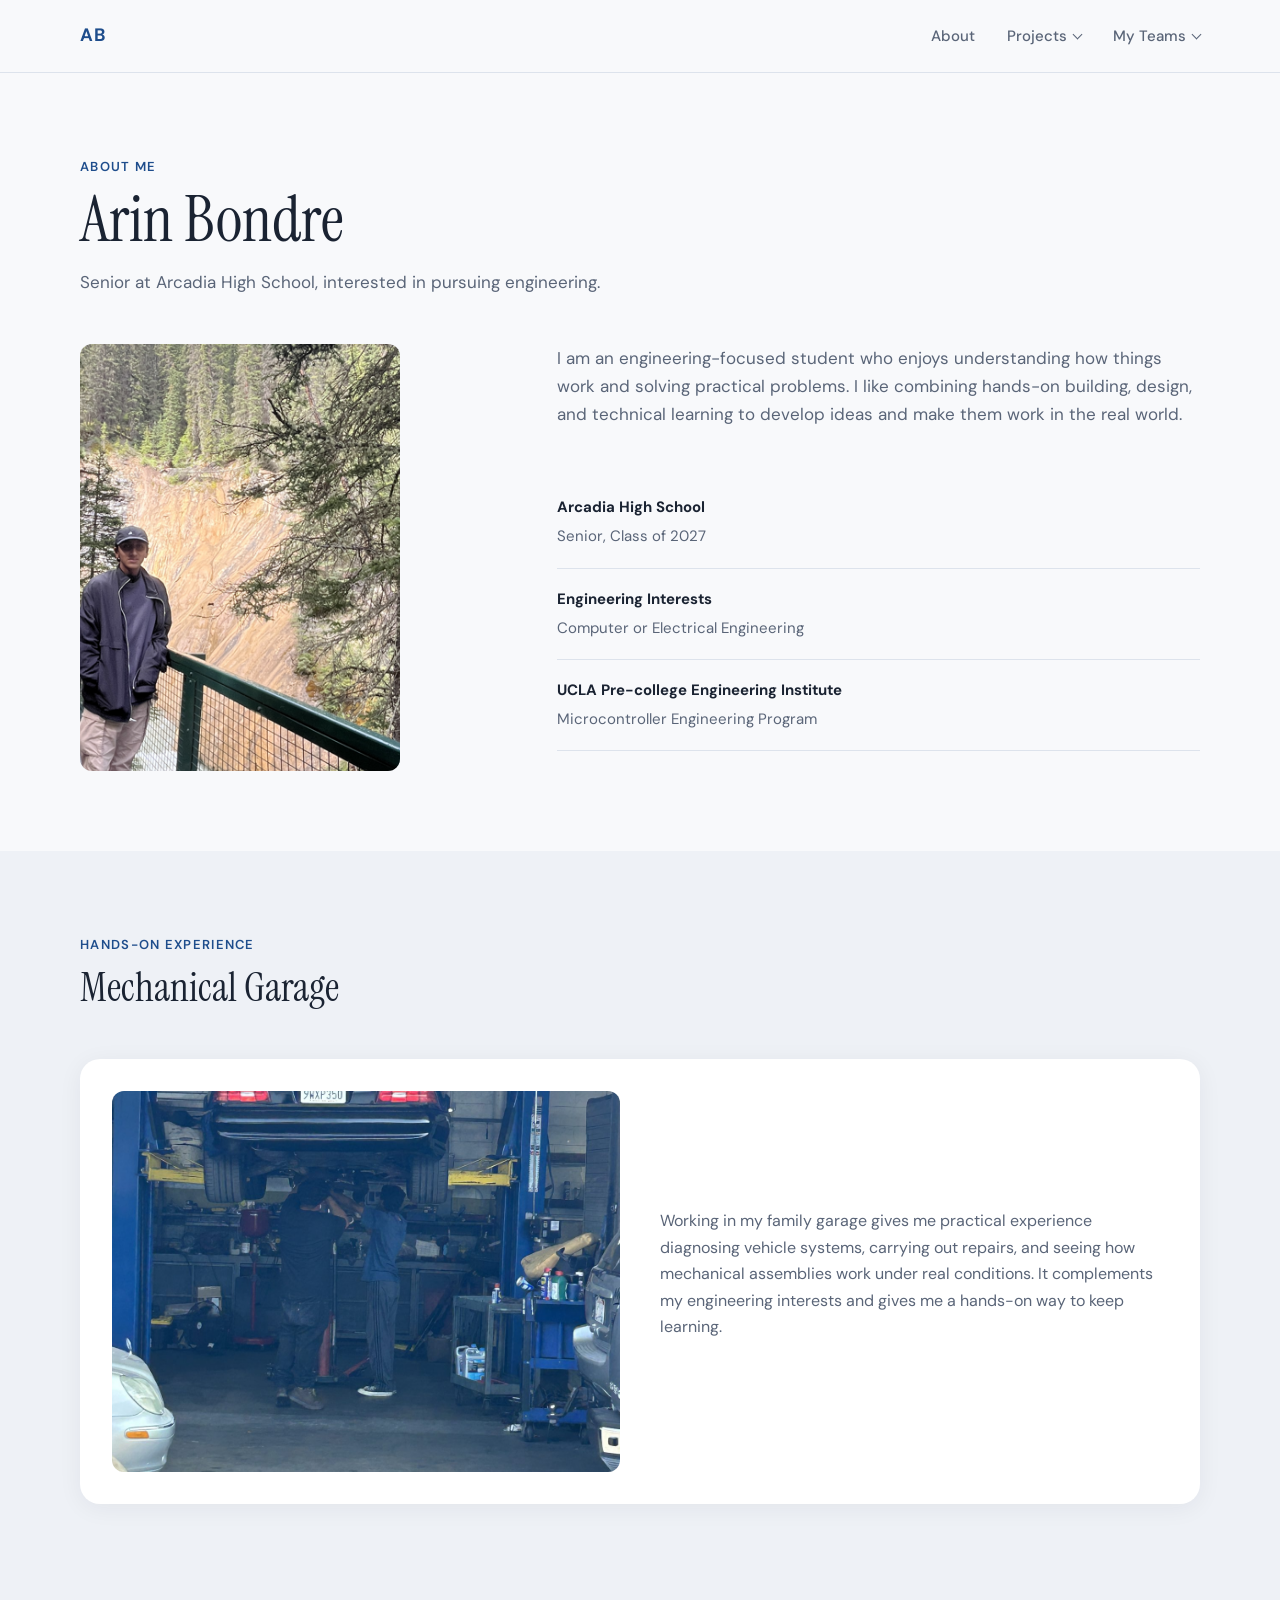
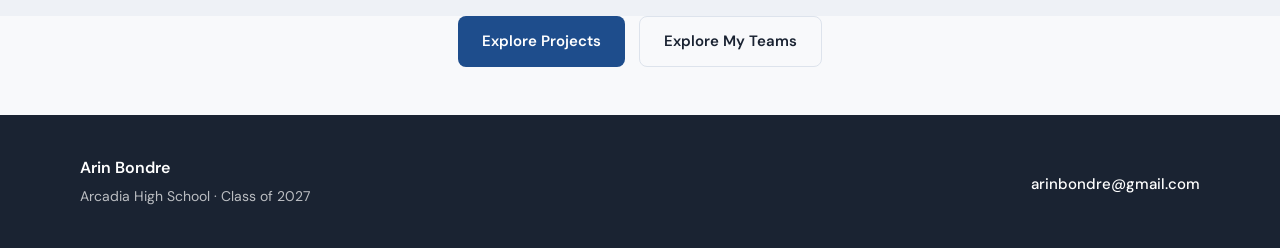
<file: index.html>
<!DOCTYPE html>
<html lang="en">
<head>
  <meta charset="UTF-8">
  <meta name="viewport" content="width=device-width, initial-scale=1.0">
  <meta name="description" content="Arin Bondre — Arcadia High School student interested in mechanical and electrical engineering, FIRST Robotics, tennis, and hands-on garage work.">
  <title>Arin Bondre | Engineering Portfolio</title>
  <link rel="preconnect" href="https://fonts.googleapis.com">
  <link rel="preconnect" href="https://fonts.gstatic.com" crossorigin>
  <link href="https://fonts.googleapis.com/css2?family=DM+Sans:ital,opsz,wght@0,9..40,400;0,9..40,500;0,9..40,600;0,9..40,700;1,9..40,400&family=Instrument+Serif:ital@0;1&display=swap" rel="stylesheet">
  <link rel="stylesheet" href="styles.css">
</head>
<body>
  <header class="site-header">
    <nav class="nav" aria-label="Main navigation">
      <a class="nav-logo" href="index.html#top">AB</a>
      <button class="nav-toggle" aria-label="Open menu" aria-expanded="false">
        <span></span>
        <span></span>
      </button>
      <ul class="nav-links">
        <li><a href="#about">About</a></li>
        <li class="nav-dropdown">
          <button class="nav-projects-toggle" type="button" aria-expanded="false" aria-controls="project-menu">
            Projects
            <span class="nav-chevron" aria-hidden="true"></span>
          </button>
          <ul class="nav-submenu" id="project-menu">
            <li><a href="co2-detector.html">CO₂ Detector</a></li>
            <li><a href="solar-tracker.html">Solar Tracker</a></li>
          </ul>
        </li>
        <li class="nav-dropdown">
          <button class="nav-projects-toggle" type="button" aria-expanded="false" aria-controls="teams-menu">
            My Teams
            <span class="nav-chevron" aria-hidden="true"></span>
          </button>
          <ul class="nav-submenu" id="teams-menu">
            <li><a href="first-robotics.html">FIRST Robotics</a></li>
            <li><a href="tennis.html">Tennis</a></li>
          </ul>
        </li>
      </ul>
    </nav>
  </header>

  <main id="top">
    <section id="about" class="section about">
      <div class="container">
        <div class="section-header">
          <span class="section-label">About Me</span>
          <h1 class="about-title">Arin Bondre</h1>
          <p class="section-desc">
            Senior at Arcadia High School, interested in pursuing
            engineering.
          </p>
        </div>
        <div class="about-grid">
          <figure class="about-portrait">
            <img src="images/Arin.png" alt="Arin Bondre" width="505" height="787">
          </figure>
          <p>
            I am an engineering-focused student who enjoys understanding how things
            work and solving practical problems. I like combining hands-on building,
            design, and technical learning to develop ideas and make them work in
            the real world.
          </p>
          <ul class="about-highlights">
            <li>
              <strong>Arcadia High School</strong>
              <span>Senior, Class of 2027</span>
            </li>
            <li>
              <strong>Engineering Interests</strong>
              <span>Computer or Electrical Engineering</span>
            </li>
            <li>
              <strong>UCLA Pre-college Engineering Institute</strong>
              <span>Microcontroller Engineering Program</span>
            </li>
          </ul>
        </div>
      </div>
    </section>

    <section id="garage" class="section garage-section projects-section--alt">
      <div class="container">
        <div class="section-header">
          <span class="section-label">Hands-On Experience</span>
          <h2>Mechanical Garage</h2>
        </div>

        <article class="project-card garage-card">
          <figure class="project-image">
            <img src="images/mechanical-garage.jpg" alt="Arin Bondre working on a car raised on a lift in an auto repair garage" width="800" height="600">
          </figure>
          <div class="project-body">
            <p>
              Working in my family garage gives me practical experience diagnosing
              vehicle systems, carrying out repairs, and seeing how mechanical
              assemblies work under real conditions. It complements my engineering
              interests and gives me a hands-on way to keep learning.
            </p>
          </div>
        </article>
      </div>
    </section>

    <section class="about-navigation-cta" aria-label="Explore projects and teams">
      <a class="btn btn-primary" href="co2-detector.html">Explore Projects</a>
      <a class="btn btn-ghost" href="first-robotics.html">Explore My Teams</a>
    </section>
 
  </main>

  <footer id="contact" class="site-footer">
    <div class="container footer-inner">
      <div>
        <p class="footer-name">Arin Bondre</p>
        <p class="footer-meta">Arcadia High School · Class of 2027</p>
      </div>
      <div class="footer-contact">
        <p class="footer-note"></p>
        <a class="footer-email" href="mailto:arinbondre@gmail.com">arinbondre@gmail.com</a>
      </div>
    </div>
  </footer>

  <script src="script.js"></script>
</body>
</html>
</file>
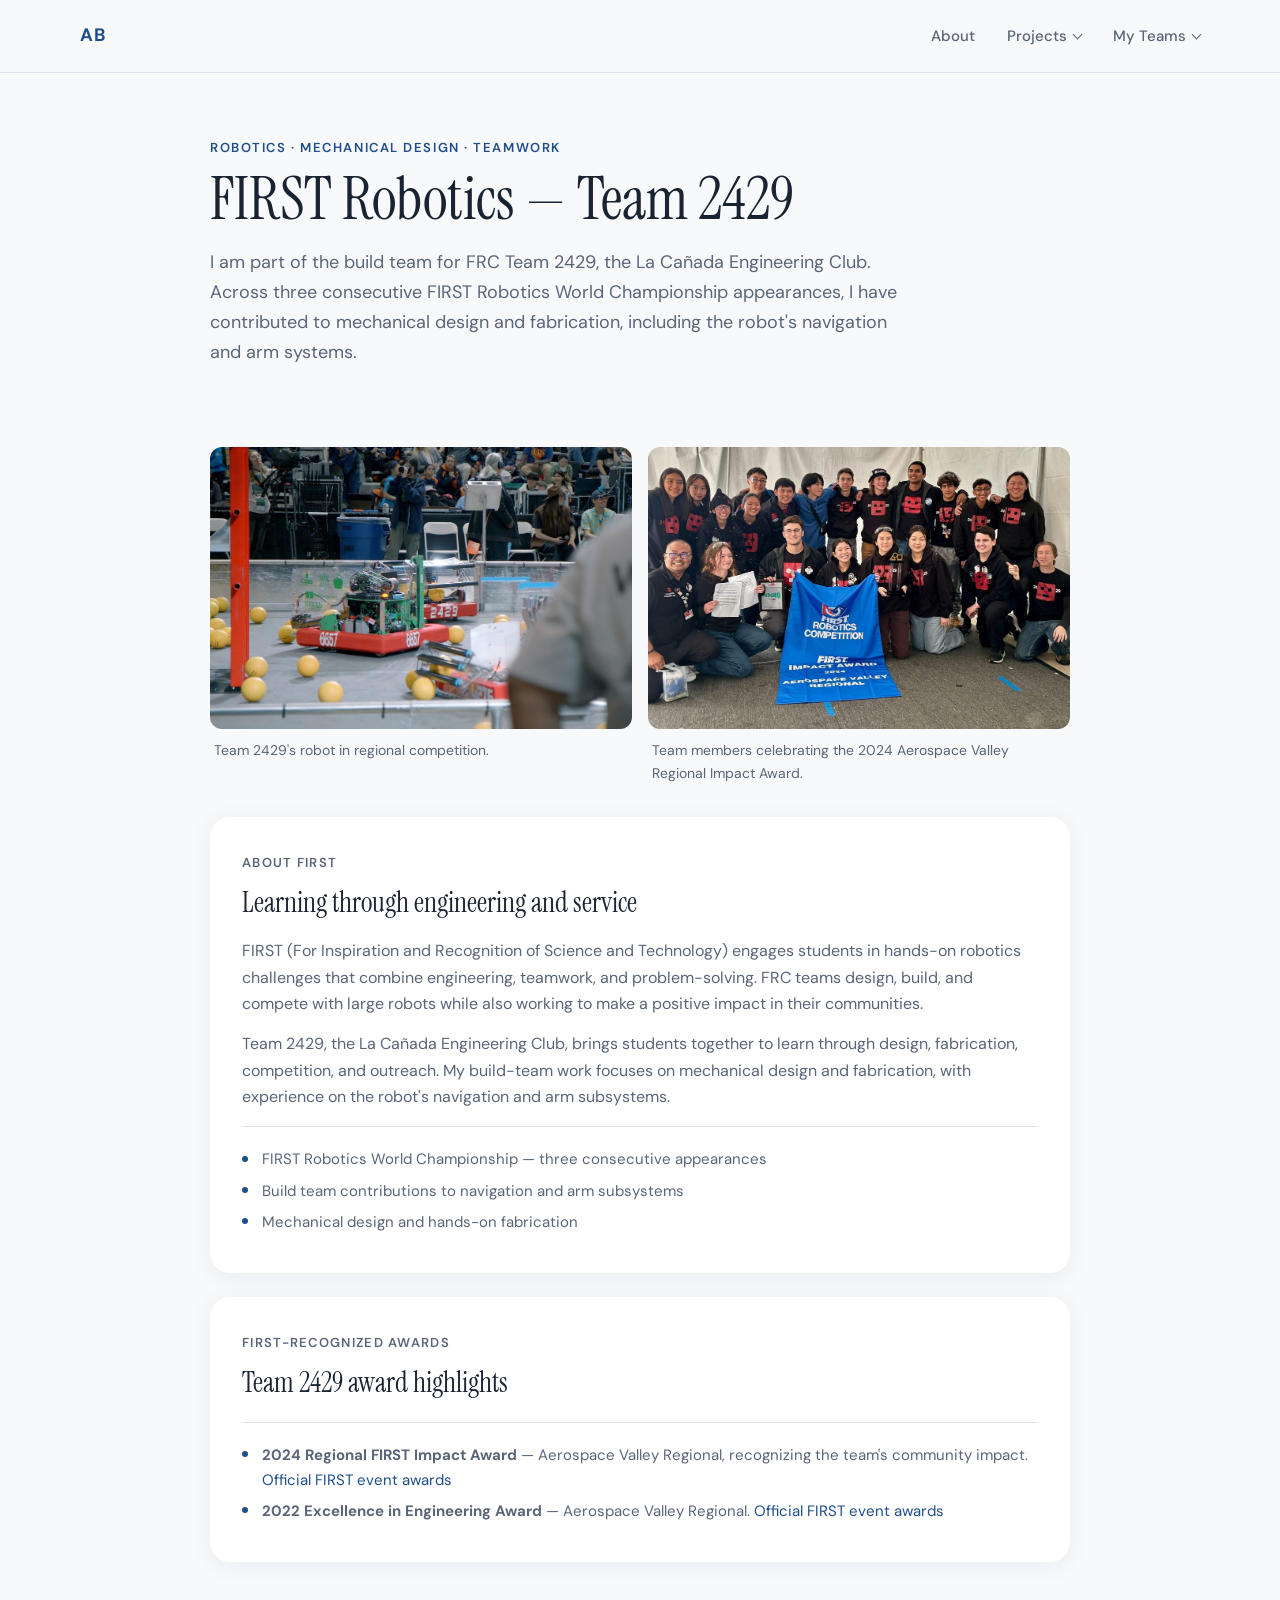
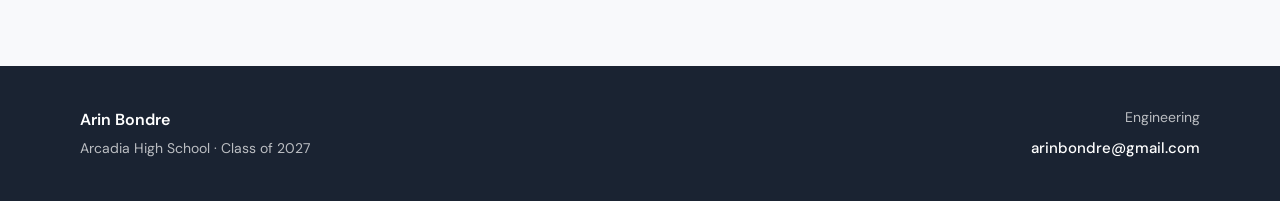
<file: first-robotics.html>
<!DOCTYPE html>
<html lang="en">
<head>
  <meta charset="UTF-8">
  <meta name="viewport" content="width=device-width, initial-scale=1.0">
  <meta name="description" content="Arin Bondre's FIRST Robotics experience with FRC Team 2429, including mechanical design, fabrication, World Championship appearances, and team awards.">
  <title>FIRST Robotics — Team 2429 | Arin Bondre</title>
  <link rel="preconnect" href="https://fonts.googleapis.com">
  <link rel="preconnect" href="https://fonts.gstatic.com" crossorigin>
  <link href="https://fonts.googleapis.com/css2?family=DM+Sans:ital,opsz,wght@0,9..40,400;0,9..40,500;0,9..40,600;0,9..40,700;1,9..40,400&family=Instrument+Serif:ital@0;1&display=swap" rel="stylesheet">
  <link rel="stylesheet" href="styles.css">
</head>
<body>
  <header class="site-header">
    <nav class="nav" aria-label="Main navigation">
      <a class="nav-logo" href="index.html#top">AB</a>
      <button class="nav-toggle" aria-label="Open menu" aria-expanded="false">
        <span></span>
        <span></span>
      </button>
      <ul class="nav-links">
        <li><a href="index.html#about">About</a></li>
        <li class="nav-dropdown">
          <button class="nav-projects-toggle" type="button" aria-expanded="false" aria-controls="project-menu">
            Projects
            <span class="nav-chevron" aria-hidden="true"></span>
          </button>
          <ul class="nav-submenu" id="project-menu">
            <li><a href="co2-detector.html">CO₂ Detector</a></li>
            <li><a href="solar-tracker.html">Solar Tracker</a></li>
          </ul>
        </li>
        <li class="nav-dropdown">
          <button class="nav-projects-toggle" type="button" aria-expanded="false" aria-controls="teams-menu">
            My Teams
            <span class="nav-chevron" aria-hidden="true"></span>
          </button>
          <ul class="nav-submenu" id="teams-menu">
            <li><a href="first-robotics.html" aria-current="page">FIRST Robotics</a></li>
            <li><a href="tennis.html">Tennis</a></li>
          </ul>
        </li>
      </ul>
    </nav>
  </header>

  <main id="top">
    <section class="project-detail-hero team-detail-hero">
      <div class="container">
        <p class="hero-eyebrow">Robotics · Mechanical Design · Teamwork</p>
        <h1>FIRST Robotics — Team 2429</h1>
        <p class="hero-lead">
          I am part of the build team for FRC Team 2429, the La Cañada Engineering
          Club. Across three consecutive FIRST Robotics World Championship
          appearances, I have contributed to mechanical design and fabrication,
          including the robot's navigation and arm systems.
        </p>
      </div>
    </section>

    <section class="section project-detail-content">
      <div class="container">
        <div class="team-page-gallery" aria-label="Team 2429 photographs">
          <figure>
            <img src="images/robotics-competition.jpg" alt="Team 2429 robot competing on the field at a regional championship" width="1200" height="675">
            <figcaption>Team 2429's robot in regional competition.</figcaption>
          </figure>
          <figure>
            <img src="images/robotics-impact-award.jpg" alt="Team 2429 members celebrating the 2024 FIRST Impact Award at the Aerospace Valley Regional" width="1200" height="900">
            <figcaption>Team members celebrating the 2024 Aerospace Valley Regional Impact Award.</figcaption>
          </figure>
        </div>

        <article class="project-detail-panel">
          <p class="section-label">About FIRST</p>
          <h2>Learning through engineering and service</h2>
          <p>
            FIRST (For Inspiration and Recognition of Science and Technology)
            engages students in hands-on robotics challenges that combine
            engineering, teamwork, and problem-solving. FRC teams design, build,
            and compete with large robots while also working to make a positive
            impact in their communities.
          </p>
          <p>
            Team 2429, the La Cañada Engineering Club, brings students together
            to learn through design, fabrication, competition, and outreach. My
            build-team work focuses on mechanical design and fabrication, with
            experience on the robot's navigation and arm subsystems.
          </p>
          <ul class="project-details">
            <li>FIRST Robotics World Championship — three consecutive appearances</li>
            <li>Build team contributions to navigation and arm subsystems</li>
            <li>Mechanical design and hands-on fabrication</li>
          </ul>
        </article>

        <article class="project-detail-panel">
          <p class="section-label">FIRST-recognized awards</p>
          <h2>Team 2429 award highlights</h2>
          <ul class="project-details">
            <li>
              <strong>2024 Regional FIRST Impact Award</strong> — Aerospace Valley
              Regional, recognizing the team's community impact.
              <a href="https://frc-events.firstinspires.org/2024/CAAV/awards" target="_blank" rel="noopener noreferrer">Official FIRST event awards</a>
            </li>
            <li>
              <strong>2022 Excellence in Engineering Award</strong> — Aerospace
              Valley Regional.
              <a href="https://frc-events.firstinspires.org/2022/CAAV/awards" target="_blank" rel="noopener noreferrer">Official FIRST event awards</a>
            </li>
          </ul>
        </article>
      </div>
    </section>
  </main>
 
  <footer id="contact" class="site-footer">
    <div class="container footer-inner">
      <div>
        <p class="footer-name">Arin Bondre</p>
        <p class="footer-meta">Arcadia High School · Class of 2027</p>
      </div>
      <div class="footer-contact">
        <p class="footer-note">Engineering</p>
        <a class="footer-email" href="mailto:arinbondre@gmail.com">arinbondre@gmail.com</a>
      </div>
    </div>
  </footer>

  <script src="script.js"></script>
</body>
</html>
</file>
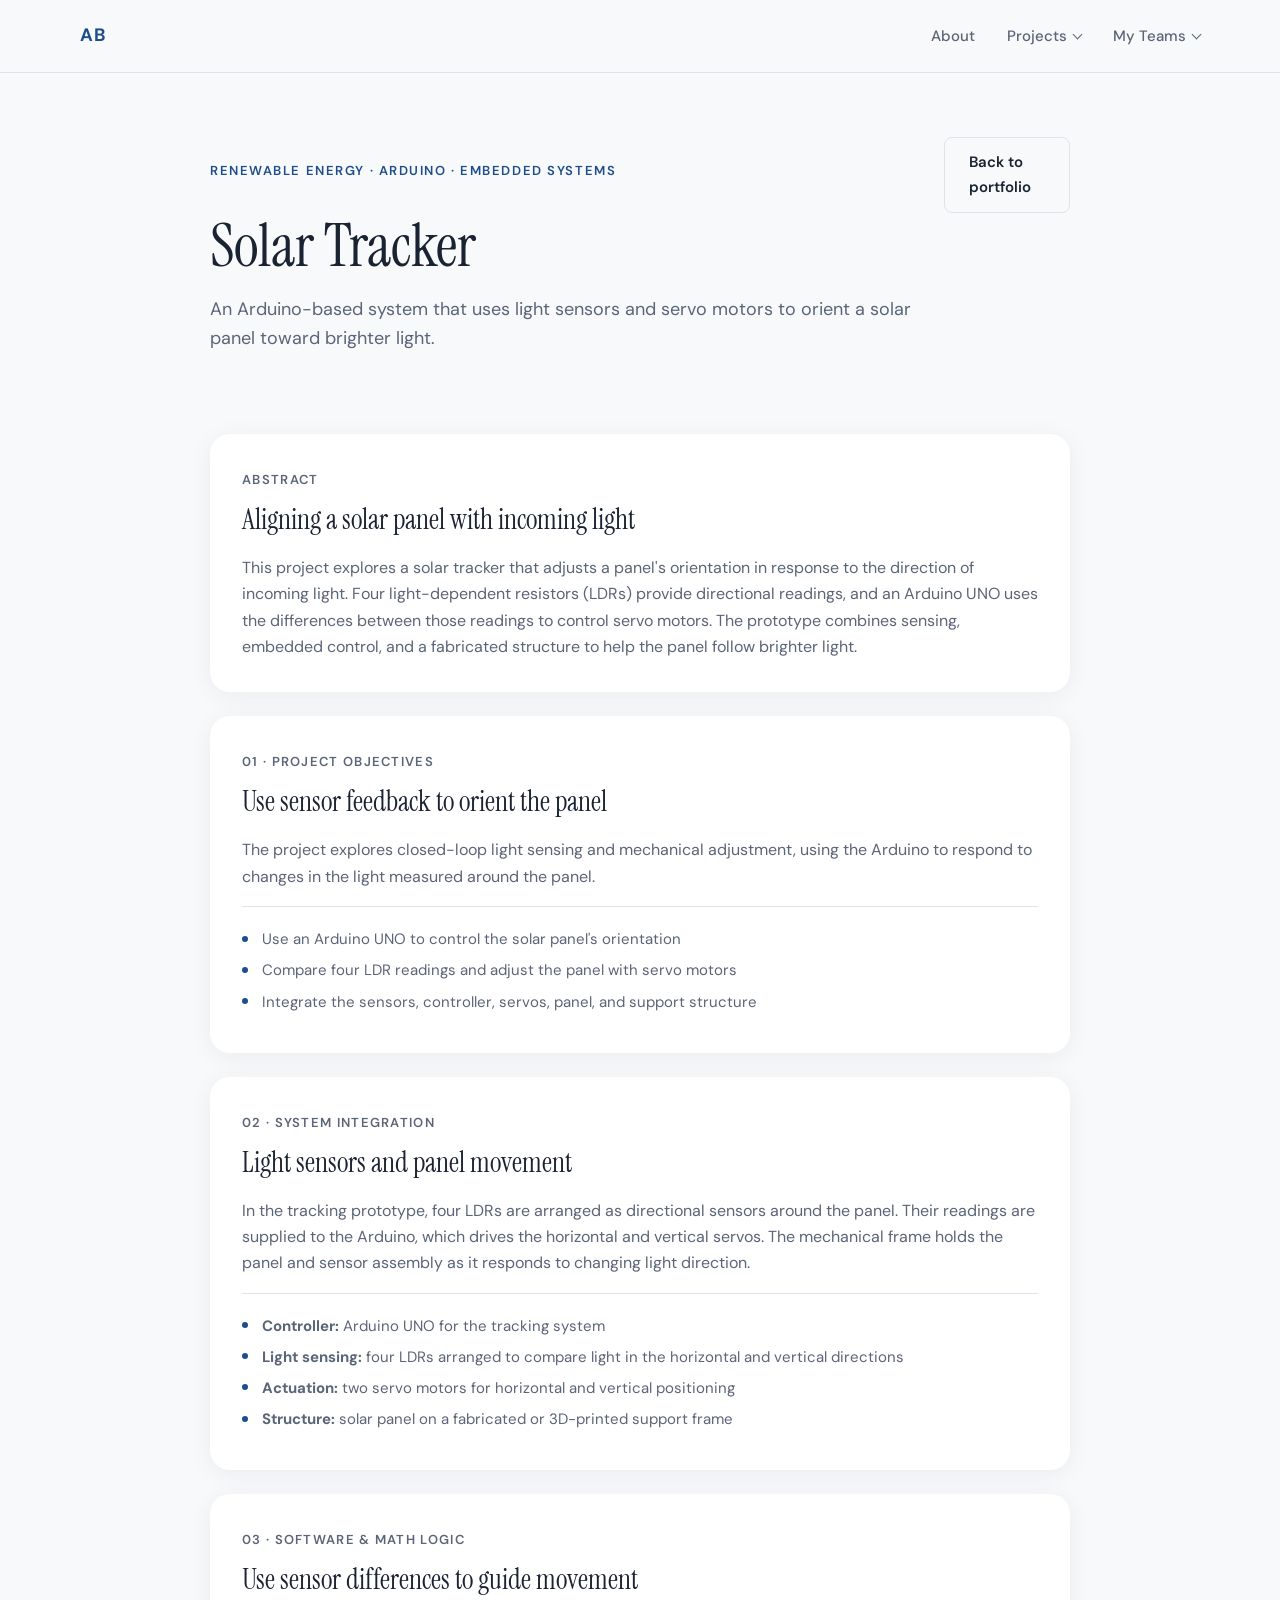
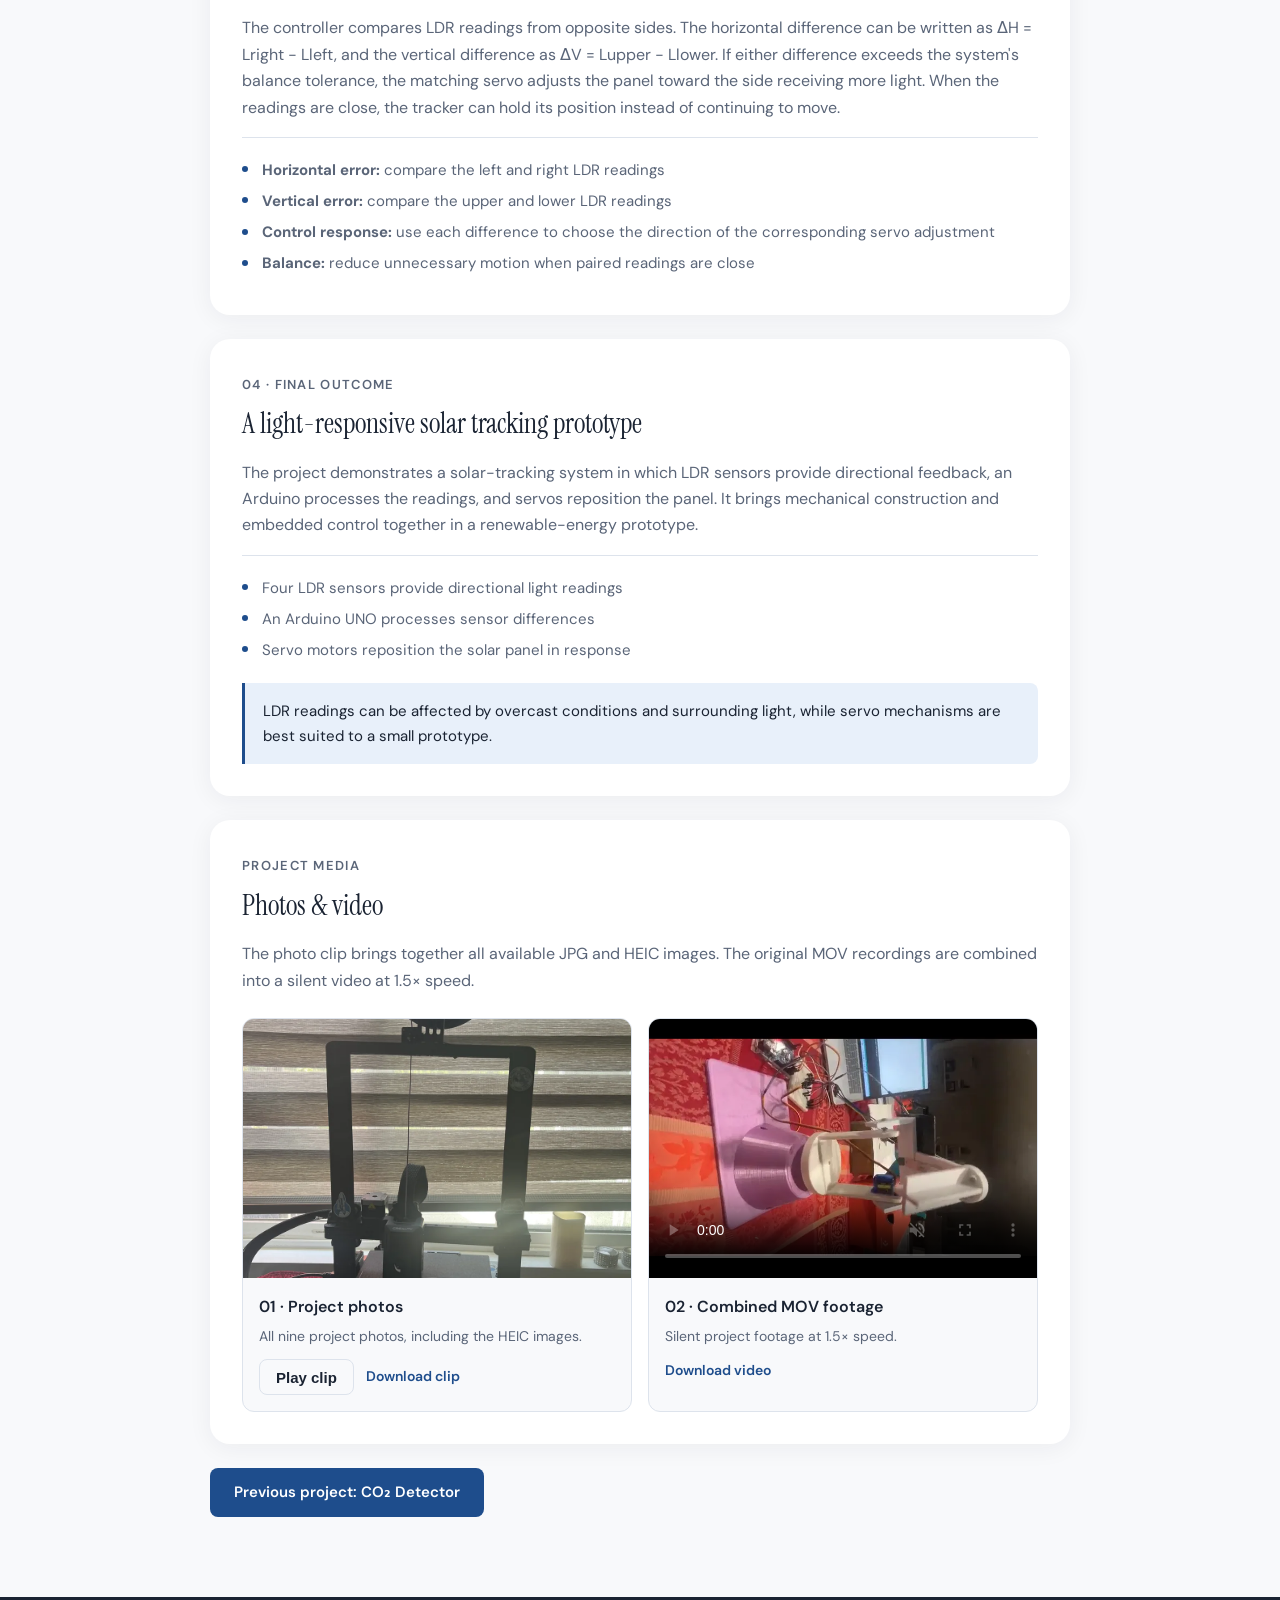
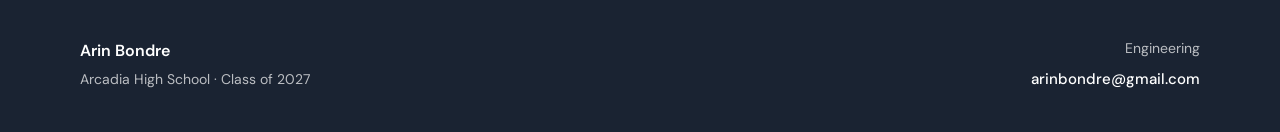
<file: solar-tracker.html>
<!DOCTYPE html>
<html lang="en">
<head>
  <meta charset="UTF-8">
  <meta name="viewport" content="width=device-width, initial-scale=1.0">
  <meta name="description" content="An Arduino-based solar tracker that uses LDR sensors and servo motors to align a panel toward brighter light.">
  <title>Solar Tracker | Arin Bondre</title>
  <link rel="preconnect" href="https://fonts.googleapis.com">
  <link rel="preconnect" href="https://fonts.gstatic.com" crossorigin>
  <link href="https://fonts.googleapis.com/css2?family=DM+Sans:ital,opsz,wght@0,9..40,400;0,9..40,500;0,9..40,600;0,9..40,700;1,9..40,400&family=Instrument+Serif:ital@0;1&display=swap" rel="stylesheet">
  <link rel="stylesheet" href="styles.css">
</head>
<body>
  <header class="site-header">
    <nav class="nav" aria-label="Main navigation">
      <a class="nav-logo" href="index.html#top">AB</a>
      <button class="nav-toggle" aria-label="Open menu" aria-expanded="false">
        <span></span>
        <span></span>
      </button>
      <ul class="nav-links">
        <li><a href="index.html#about">About</a></li>
        <li class="nav-dropdown">
          <button class="nav-projects-toggle" type="button" aria-expanded="false" aria-controls="project-menu">
            Projects
            <span class="nav-chevron" aria-hidden="true"></span>
          </button>
          <ul class="nav-submenu" id="project-menu">
            <li><a href="co2-detector.html">CO₂ Detector</a></li>
            <li><a href="solar-tracker.html" aria-current="page">Solar Tracker</a></li>
          </ul>
        </li>
        <li class="nav-dropdown">
          <button class="nav-projects-toggle" type="button" aria-expanded="false" aria-controls="teams-menu">
            My Teams
            <span class="nav-chevron" aria-hidden="true"></span>
          </button>
          <ul class="nav-submenu" id="teams-menu">
            <li><a href="first-robotics.html">FIRST Robotics</a></li>
            <li><a href="tennis.html">Tennis</a></li>
          </ul>
        </li>
      </ul>
    </nav>
  </header>

  <main id="top">
    <section class="project-detail-hero">
      <div class="container">
        <p class="hero-eyebrow">Renewable Energy · Arduino · Embedded Systems</p>
        <h1>Solar Tracker</h1>
        <p class="hero-lead">
          An Arduino-based system that uses light sensors and servo motors to
          orient a solar panel toward brighter light.
        </p>
        <a class="btn btn-ghost" href="index.html#about">Back to portfolio</a>
      </div>
    </section>

    <section class="section project-detail-content">
      <div class="container">
        <article class="project-detail-panel">
          <p class="section-label">Abstract</p>
          <h2>Aligning a solar panel with incoming light</h2>
          <p>
            This project explores a solar tracker that adjusts a panel's
            orientation in response to the direction of incoming light. Four
            light-dependent resistors (LDRs) provide directional readings, and an
            Arduino UNO uses the differences between those readings to control
            servo motors. The prototype combines sensing, embedded control, and
            a fabricated structure to help the panel follow brighter light.
          </p>
        </article>

        <article class="project-detail-panel">
          <p class="section-label">01 · Project objectives</p>
          <h2>Use sensor feedback to orient the panel</h2>
          <p>
            The project explores closed-loop light sensing and mechanical
            adjustment, using the Arduino to respond to changes in the light
            measured around the panel.
          </p>
          <ul class="project-details">
            <li>Use an Arduino UNO to control the solar panel's orientation</li>
            <li>Compare four LDR readings and adjust the panel with servo motors</li>
            <li>Integrate the sensors, controller, servos, panel, and support structure</li>
          </ul>
        </article>

        <article class="project-detail-panel">
          <p class="section-label">02 · System integration</p>
          <h2>Light sensors and panel movement</h2>
          <p>
            In the tracking prototype, four LDRs are arranged as directional
            sensors around the panel. Their readings are supplied to the Arduino,
            which drives the horizontal and vertical servos. The mechanical frame
            holds the panel and sensor assembly as it responds to changing light
            direction.
          </p>
          <ul class="project-details">
            <li><strong>Controller:</strong> Arduino UNO for the tracking system</li>
            <li><strong>Light sensing:</strong> four LDRs arranged to compare light in the horizontal and vertical directions</li>
            <li><strong>Actuation:</strong> two servo motors for horizontal and vertical positioning</li>
            <li><strong>Structure:</strong> solar panel on a fabricated or 3D-printed support frame</li>
          </ul>
        </article>

        <article class="project-detail-panel">
          <p class="section-label">03 · Software &amp; math logic</p>
          <h2>Use sensor differences to guide movement</h2>
          <p>
            The controller compares LDR readings from opposite sides. The
            horizontal difference can be written as ΔH = Lright − Lleft, and
            the vertical difference as ΔV = Lupper − Llower. If either
            difference exceeds the system's balance tolerance, the matching
            servo adjusts the panel toward the side receiving more light.
            When the readings are close, the tracker can hold its position
            instead of continuing to move.
          </p>
          <ul class="project-details">
            <li><strong>Horizontal error:</strong> compare the left and right LDR readings</li>
            <li><strong>Vertical error:</strong> compare the upper and lower LDR readings</li>
            <li><strong>Control response:</strong> use each difference to choose the direction of the corresponding servo adjustment</li>
            <li><strong>Balance:</strong> reduce unnecessary motion when paired readings are close</li>
          </ul>
        </article>

        <article class="project-detail-panel">
          <p class="section-label">04 · Final outcome</p>
          <h2>A light-responsive solar tracking prototype</h2>
          <p>
            The project demonstrates a solar-tracking system in which LDR sensors
            provide directional feedback, an Arduino processes the readings, and
            servos reposition the panel. It brings mechanical construction and
            embedded control together in a renewable-energy prototype.
          </p>
          <ul class="project-details">
            <li>Four LDR sensors provide directional light readings</li>
            <li>An Arduino UNO processes sensor differences</li>
            <li>Servo motors reposition the solar panel in response</li>
          </ul>
          <p class="project-note">
            LDR readings can be affected by overcast conditions and surrounding light,
            while servo mechanisms are best suited to a small prototype.
          </p>
        </article>

        <section class="project-detail-panel project-media-section" aria-labelledby="solar-media-title">
          <p class="section-label">Project media</p>
          <h2 id="solar-media-title">Photos &amp; video</h2>
          <p>
            The photo clip brings together all available JPG and HEIC images.
            The original MOV recordings are combined into a silent video at 1.5× speed.
          </p>
          <div class="project-clips-grid solar-media-grid">
            <figure class="project-clip-card" data-image-clip>
              <img
                class="project-clip-image"
                data-clip-image
                src="images/Solar%20Tracker/clips/solar-tracker-photos-poster.webp"
                data-poster-src="images/Solar%20Tracker/clips/solar-tracker-photos-poster.webp"
                data-animated-src="images/Solar%20Tracker/clips/solar-tracker-photos-clip.webp"
                alt="Solar Tracker project photos showing 3D printing, electronics, and hands-on assembly"
                width="960"
                height="640"
                loading="lazy"
              >
              <figcaption class="project-clip-caption">
                <h3>01 · Project photos</h3>
                <p>All nine project photos, including the HEIC images.</p>
              </figcaption>
              <div class="project-clip-actions">
                <button class="btn btn-ghost project-clip-toggle" type="button" aria-pressed="false" aria-label="Play all Solar Tracker project photos" data-clip-toggle data-clip-name="all Solar Tracker project photos">Play clip</button>
                <a class="project-clip-download" href="images/Solar%20Tracker/clips/solar-tracker-photos-clip.webp" download>Download clip</a>
              </div>
            </figure>

            <figure class="project-clip-card project-video-card">
              <video
                class="project-clip-image"
                controls
                playsinline
                preload="metadata"
                muted
                poster="images/Solar%20Tracker/clips/solar-tracker-video-poster.webp"
                width="1280"
                height="720"
                aria-label="Silent Solar Tracker video compilation at 1.5 times speed"
              >
                <source src="images/Solar%20Tracker/clips/solar-tracker-build-video.mp4" type="video/mp4">
                Your browser does not support embedded video. Use the download link below.
              </video>
              <figcaption class="project-clip-caption">
                <h3>02 · Combined MOV footage</h3>
                <p>Silent project footage at 1.5× speed.</p>
              </figcaption>
              <div class="project-clip-actions">
                <a class="project-clip-download" href="images/Solar%20Tracker/clips/solar-tracker-build-video.mp4" download>Download video</a>
              </div>
            </figure>
          </div>
        </section>

        <a class="btn btn-primary" href="co2-detector.html">Previous project: CO₂ Detector</a>
      </div>
    </section>
  </main>

  <footer id="contact" class="site-footer">
    <div class="container footer-inner"> 
      <div>
        <p class="footer-name">Arin Bondre</p>
        <p class="footer-meta">Arcadia High School · Class of 2027</p>
      </div>
      <div class="footer-contact">
        <p class="footer-note">Engineering</p>
        <a class="footer-email" href="mailto:arinbondre@gmail.com">arinbondre@gmail.com</a>
      </div>
    </div>
  </footer>

  <script src="script.js"></script>
</body>
</html>
</file>
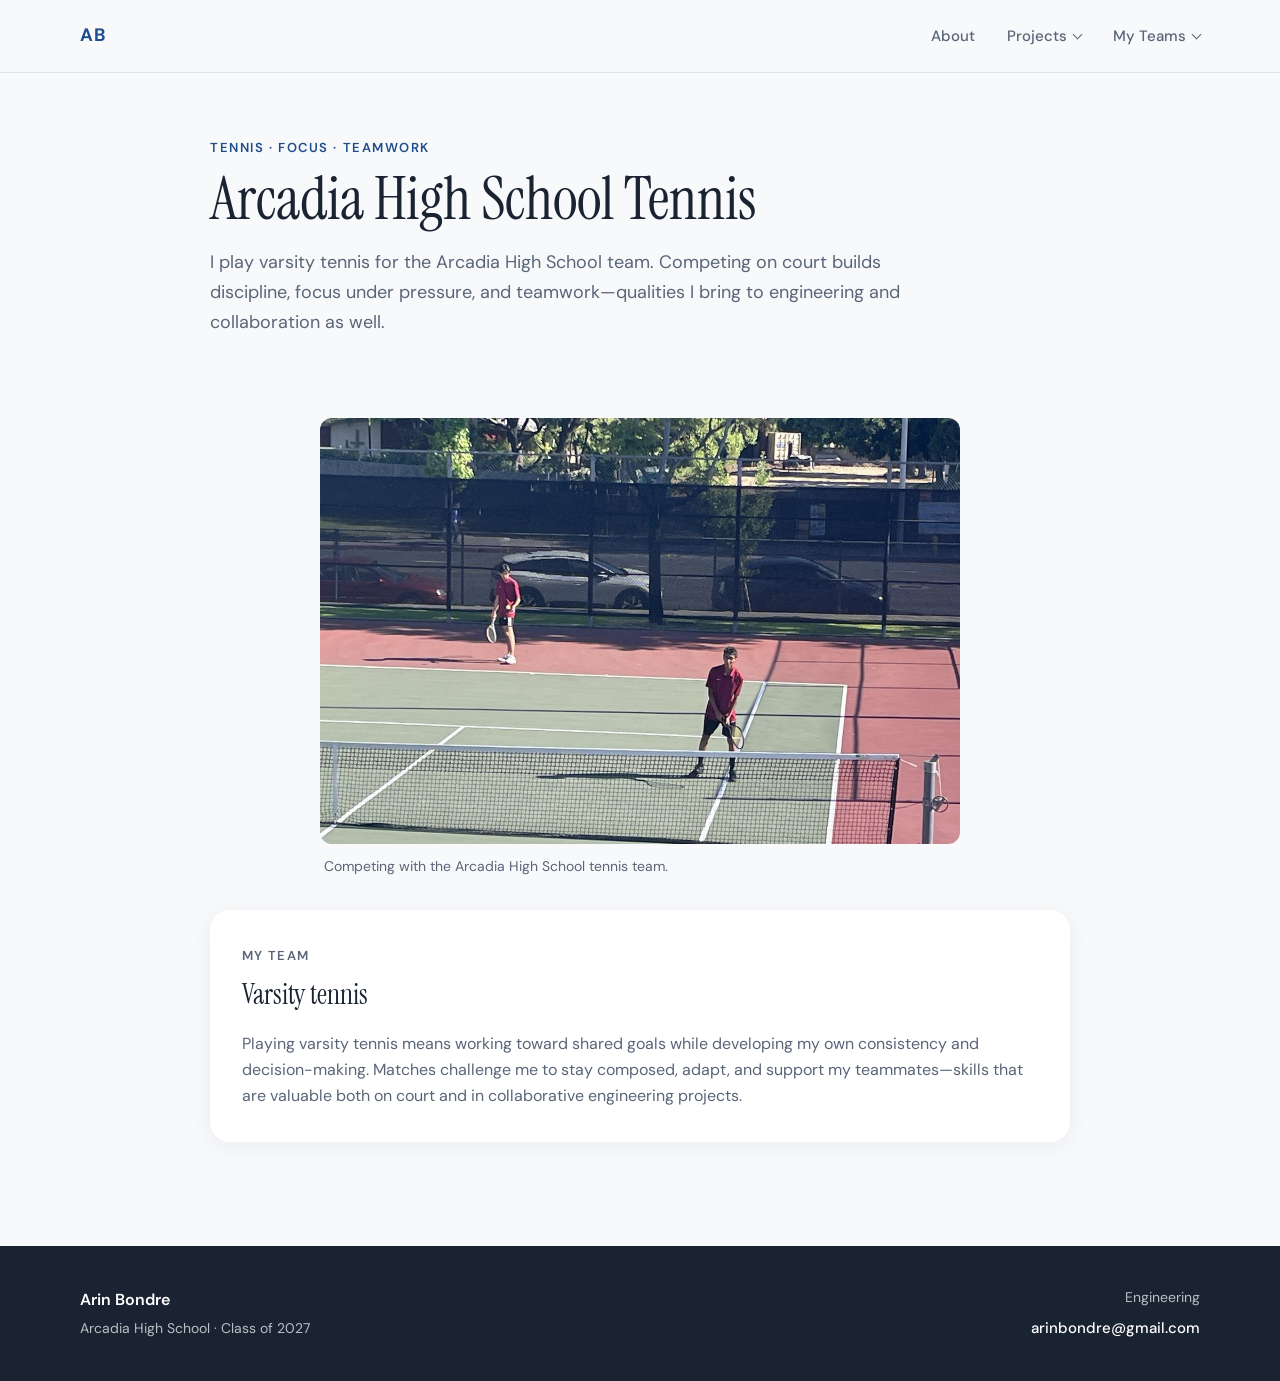
<file: tennis.html>
<!DOCTYPE html>
<html lang="en">
<head>
  <meta charset="UTF-8">
  <meta name="viewport" content="width=device-width, initial-scale=1.0">
  <meta name="description" content="Arin Bondre's varsity tennis experience with the Arcadia High School team.">
  <title>Tennis | Arin Bondre</title>
  <link rel="preconnect" href="https://fonts.googleapis.com">
  <link rel="preconnect" href="https://fonts.gstatic.com" crossorigin>
  <link href="https://fonts.googleapis.com/css2?family=DM+Sans:ital,opsz,wght@0,9..40,400;0,9..40,500;0,9..40,600;0,9..40,700;1,9..40,400&family=Instrument+Serif:ital@0;1&display=swap" rel="stylesheet">
  <link rel="stylesheet" href="styles.css">
</head>
<body>
  <header class="site-header">
    <nav class="nav" aria-label="Main navigation">
      <a class="nav-logo" href="index.html#top">AB</a>
      <button class="nav-toggle" aria-label="Open menu" aria-expanded="false">
        <span></span>
        <span></span>
      </button>
      <ul class="nav-links">
        <li><a href="index.html#about">About</a></li>
        <li class="nav-dropdown">
          <button class="nav-projects-toggle" type="button" aria-expanded="false" aria-controls="project-menu">
            Projects
            <span class="nav-chevron" aria-hidden="true"></span>
          </button>
          <ul class="nav-submenu" id="project-menu">
            <li><a href="co2-detector.html">CO₂ Detector</a></li>
            <li><a href="solar-tracker.html">Solar Tracker</a></li>
          </ul>
        </li>
        <li class="nav-dropdown">
          <button class="nav-projects-toggle" type="button" aria-expanded="false" aria-controls="teams-menu">
            My Teams
            <span class="nav-chevron" aria-hidden="true"></span>
          </button>
          <ul class="nav-submenu" id="teams-menu">
            <li><a href="first-robotics.html">FIRST Robotics</a></li>
            <li><a href="tennis.html" aria-current="page">Tennis</a></li>
          </ul>
        </li>
      </ul>
    </nav>
  </header>

  <main id="top">
    <section class="project-detail-hero team-detail-hero">
      <div class="container">
        <p class="hero-eyebrow">Tennis · Focus · Teamwork</p>
        <h1>Arcadia High School Tennis</h1>
        <p class="hero-lead">
          I play varsity tennis for the Arcadia High School team. Competing on
          court builds discipline, focus under pressure, and teamwork—qualities
          I bring to engineering and collaboration as well.
        </p>
      </div>
    </section>

    <section class="section project-detail-content">
      <div class="container">
        <div class="team-page-gallery team-page-gallery--single" aria-label="Tennis photograph">
          <figure>
            <img src="images/tennis.jpg" alt="Arin Bondre competing with the Arcadia High School tennis team" width="1200" height="900">
            <figcaption>Competing with the Arcadia High School tennis team.</figcaption>
          </figure>
        </div>
        <article class="project-detail-panel">
          <p class="section-label">My team</p>
          <h2>Varsity tennis</h2>
          <p>
            Playing varsity tennis means working toward shared goals while
            developing my own consistency and decision-making. Matches challenge
            me to stay composed, adapt, and support my teammates—skills that are
            valuable both on court and in collaborative engineering projects.
          </p>
        </article>
      </div>
    </section>
  </main>

  <footer id="contact" class="site-footer">
    <div class="container footer-inner">
      <div>
        <p class="footer-name">Arin Bondre</p>
        <p class="footer-meta">Arcadia High School · Class of 2027</p>
      </div> 
      <div class="footer-contact">
        <p class="footer-note">Engineering</p>
        <a class="footer-email" href="mailto:arinbondre@gmail.com">arinbondre@gmail.com</a>
      </div>
    </div>
  </footer>

  <script src="script.js"></script>
</body>
</html>
</file>
<file: styles.css>
/* ── Variables ── */
:root {
  --bg: #f8f9fb;
  --bg-alt: #eef1f6;
  --surface: #ffffff;
  --text: #1a2332;
  --text-muted: #5a6578;
  --accent: #1e4d8c; 
  --accent-light: #2d6cb5;
  --accent-soft: #e8f0fa;
  --border: #dde3ec;
  --shadow: 0 4px 24px rgba(26, 35, 50, 0.06);
  --shadow-lg: 0 12px 48px rgba(26, 35, 50, 0.1);
  --radius: 12px;
  --radius-lg: 20px;
  --font-sans: "DM Sans", system-ui, sans-serif;
  --font-serif: "Instrument Serif", Georgia, serif;
  --max-width: 1120px;
  --header-h: 72px;
}

/* ── Reset & Base ── */
*,
*::before,
*::after {
  box-sizing: border-box;
  margin: 0;
  padding: 0;
}

html {
  scroll-behavior: smooth;
  scroll-padding-top: var(--header-h);
}

body {
  font-family: var(--font-sans);
  font-size: 1rem;
  line-height: 1.65;
  color: var(--text);
  background: var(--bg);
  -webkit-font-smoothing: antialiased;
}

img {
  display: block;
  max-width: 100%;
  height: auto;
}

a {
  color: var(--accent);
  text-decoration: none;
  transition: color 0.2s;
}

a:hover {
  color: var(--accent-light);
}

ul {
  list-style: none;
}

.container {
  width: min(100% - 2.5rem, var(--max-width));
  margin-inline: auto;
}

/* ── Header ── */
.site-header {
  position: sticky;
  top: 0;
  z-index: 100;
  background: rgba(248, 249, 251, 0.92);
  backdrop-filter: blur(12px);
  border-bottom: 1px solid var(--border);
}

.nav {
  display: flex;
  align-items: center;
  justify-content: space-between;
  width: min(100% - 2.5rem, var(--max-width));
  margin-inline: auto;
  height: var(--header-h);
}

.nav-logo {
  font-weight: 700;
  font-size: 1.125rem;
  letter-spacing: 0.04em;
  color: var(--accent);
}

.nav-links {
  display: flex;
  gap: 2rem;
}

.nav-links a {
  font-size: 0.9375rem;
  font-weight: 500;
  color: var(--text-muted);
}

.nav-links a:hover {
  color: var(--accent);
}

.nav-dropdown {
  position: relative;
}

.nav-projects-toggle {
  display: inline-flex;
  align-items: center;
  gap: 0.45rem;
  border: 0;
  background: none;
  color: var(--text-muted);
  font: inherit;
  font-size: 0.9375rem;
  font-weight: 500;
  cursor: pointer;
}

.nav-projects-toggle:focus-visible {
  outline: 3px solid var(--accent-light);
  outline-offset: 3px;
  border-radius: 4px;
}

.nav-projects-toggle:hover,
.nav-projects-toggle[aria-expanded="true"] {
  color: var(--accent);
}

.nav-chevron {
  width: 7px;
  height: 7px;
  border-right: 1.5px solid currentColor;
  border-bottom: 1.5px solid currentColor;
  transform: translateY(-2px) rotate(45deg);
  transition: transform 0.2s;
}

.nav-projects-toggle[aria-expanded="true"] .nav-chevron {
  transform: translateY(2px) rotate(225deg);
}

.nav-submenu {
  position: absolute;
  top: calc(100% + 0.75rem);
  left: -1rem;
  z-index: 10;
  display: none;
  min-width: 190px;
  padding: 0.5rem;
  background: var(--surface);
  border: 1px solid var(--border);
  border-radius: var(--radius);
  box-shadow: var(--shadow);
}

.nav-dropdown:hover .nav-submenu,
.nav-dropdown.is-open .nav-submenu {
  display: block;
}

.nav-dropdown.is-dismissed:hover .nav-submenu {
  display: none;
}

.nav-submenu a {
  display: block;
  padding: 0.65rem 0.75rem;
  border-radius: 6px;
  white-space: nowrap;
}

.nav-submenu a:hover {
  background: var(--accent-soft);
}

.nav-toggle {
  display: none;
  flex-direction: column;
  gap: 6px;
  background: none;
  border: none;
  cursor: pointer;
  padding: 4px;
}

.nav-toggle span {
  display: block;
  width: 24px;
  height: 2px;
  background: var(--text);
  border-radius: 2px;
  transition: transform 0.25s, opacity 0.25s;
}

.nav-toggle[aria-expanded="true"] span:first-child {
  transform: translateY(4px) rotate(45deg);
}

.nav-toggle[aria-expanded="true"] span:last-child {
  transform: translateY(-4px) rotate(-45deg);
}

/* ── Hero ── */
.hero {
  width: min(100% - 2.5rem, var(--max-width));
  margin-inline: auto;
  padding: 4rem 0 5rem;
}

.hero-content {
  max-width: 640px;
}

.hero-eyebrow {
  font-size: 0.8125rem;
  font-weight: 600;
  letter-spacing: 0.12em;
  text-transform: uppercase;
  color: var(--accent);
  margin-bottom: 0.75rem;
}

.hero h1 {
  font-family: var(--font-serif);
  font-size: clamp(2.75rem, 5vw, 4rem);
  font-weight: 400;
  line-height: 1.1;
  color: var(--text);
  margin-bottom: 1.25rem;
}

.hero-lead {
  font-size: 1.125rem;
  color: var(--text-muted);
  max-width: 34ch;
  margin-bottom: 2rem;
}

.hero-lead strong {
  color: var(--text);
  font-weight: 600;
}

.hero-actions {
  display: flex;
  flex-wrap: wrap;
  gap: 0.75rem;
}

.btn {
  display: inline-flex;
  align-items: center;
  padding: 0.75rem 1.5rem;
  font-size: 0.9375rem;
  font-weight: 600;
  border-radius: 8px;
  transition: background 0.2s, color 0.2s, box-shadow 0.2s;
}

.btn-primary {
  background: var(--accent);
  color: #fff;
}

.btn-primary:hover {
  background: var(--accent-light);
  color: #fff;
  box-shadow: var(--shadow);
}

.btn-ghost {
  background: transparent;
  color: var(--text);
  border: 1.5px solid var(--border);
}

.btn-ghost:hover {
  border-color: var(--accent);
  color: var(--accent);
}

/* ── Sections ── */
.section {
  padding: 5rem 0;
}

.projects-section--alt {
  background: var(--bg-alt);
}

.about-navigation-cta {
  display: flex;
  justify-content: center;
  flex-wrap: wrap;
  gap: 0.875rem;
  padding: 0 1.25rem 3rem;
}

.section-header {
  margin-bottom: 3rem;
  max-width: 640px;
}

.section-label {
  display: inline-block;
  font-size: 0.8125rem;
  font-weight: 600;
  letter-spacing: 0.1em;
  text-transform: uppercase;
  color: var(--accent);
  margin-bottom: 0.5rem;
}

.section-header h2 {
  font-family: var(--font-serif);
  font-size: clamp(1.875rem, 3.5vw, 2.5rem);
  font-weight: 400;
  line-height: 1.2;
  margin-bottom: 0.75rem;
}

.section-header .about-title {
  font-family: var(--font-serif);
  font-size: clamp(2.75rem, 5vw, 4rem);
  font-weight: 400;
  line-height: 1.1;
  margin-bottom: 0.75rem;
}

.section-desc {
  color: var(--text-muted);
  font-size: 1.0625rem;
}

/* ── About ── */
.about-grid {
  display: grid;
  grid-template-columns: minmax(220px, 0.8fr) minmax(0, 1.2fr);
  gap: 3rem;
  align-items: start;
}

.about-portrait {
  grid-column: 1;
  grid-row: 1 / 3;
  width: min(100%, 320px);
  aspect-ratio: 3 / 4;
  overflow: hidden;
  border-radius: var(--radius);
}

.about-portrait img {
  width: 100%;
  height: 100%;
  object-fit: cover;
  transform: scale(1.45);
}

.about-grid > p {
  grid-column: 2;
  grid-row: 1;
  font-size: 1.0625rem;
  color: var(--text-muted);
}

.about-highlights {
  grid-column: 2;
  grid-row: 2;
}

.about-highlights li {
  padding: 1.125rem 0;
  border-bottom: 1px solid var(--border);
}

.about-highlights li:first-child {
  padding-top: 0;
}

.about-highlights strong {
  display: block;
  font-size: 0.9375rem;
  color: var(--text);
  margin-bottom: 0.2rem;
}

.about-highlights span {
  font-size: 0.9375rem;
  color: var(--text-muted);
}

/* ── Project Cards ── */
.project-card {
  display: grid;
  grid-template-columns: 1fr 1fr;
  gap: 2.5rem;
  align-items: center;
  background: var(--surface);
  border-radius: var(--radius-lg);
  padding: 2rem;
  box-shadow: var(--shadow);
  margin-bottom: 2rem;
}

.projects-section--alt .project-card {
  background: var(--surface);
}

.project-card--reverse {
  direction: rtl;
}

.project-card--reverse > * {
  direction: ltr;
}

.project-image {
  border-radius: var(--radius);
  overflow: hidden;
  aspect-ratio: 4 / 3;
}

.project-image img {
  width: 100%;
  height: 100%;
  object-fit: cover;
}

.project-card--featured {
  border: 1px solid var(--accent-soft);
}

.project-card--full {
  grid-template-columns: 1fr;
}

.project-thumbs {
  display: flex;
  flex-direction: row;
  gap: 0.75rem;
  margin-bottom: 1.25rem;
}

.project-thumbs img {
  width: 280px;
  height: 188px;
  object-fit: cover;
  border-radius: 8px;
  flex-shrink: 0;
}

.project-tags {
  display: flex;
  flex-wrap: wrap;
  gap: 0.5rem;
  margin-bottom: 1rem;
}

.project-tags span {
  font-size: 0.75rem;
  font-weight: 600;
  letter-spacing: 0.04em;
  text-transform: uppercase;
  padding: 0.3rem 0.75rem;
  background: var(--accent-soft);
  color: var(--accent);
  border-radius: 100px;
}

.project-body h3 {
  font-family: var(--font-serif);
  font-size: 1.625rem;
  font-weight: 400;
  margin-bottom: 1rem;
}

.project-body p {
  color: var(--text-muted);
  margin-bottom: 0.875rem;
}

.project-body p strong {
  color: var(--text);
  font-weight: 600;
}

.project-details {
  margin-top: 1.25rem;
  padding-top: 1.25rem;
  border-top: 1px solid var(--border);
}

.project-details li {
  position: relative;
  padding-left: 1.25rem;
  font-size: 0.9375rem;
  color: var(--text-muted);
  margin-bottom: 0.4rem;
}

.project-details li::before {
  content: "";
  position: absolute;
  left: 0;
  top: 0.55em;
  width: 6px;
  height: 6px;
  background: var(--accent);
  border-radius: 50%;
}

.project-link {
  margin-top: 1rem;
}

/* ── Project detail pages ── */
.project-detail-hero {
  padding: 4rem 0 2rem;
}

.team-detail-hero .container {
  display: block;
}

.project-detail-hero .container {
  max-width: 860px;
  display: grid;
  grid-template-columns: minmax(0, 1fr) 126px;
  column-gap: 2rem;
  align-items: center;
}

.project-detail-hero .hero-eyebrow {
  grid-column: 1;
  grid-row: 1;
  margin-bottom: 0.5rem;
}

.project-detail-hero h1 {
  grid-column: 1;
  grid-row: 2;
  font-family: var(--font-serif);
  font-size: clamp(2.5rem, 5vw, 3.75rem);
  font-weight: 400;
  line-height: 1.1;
  margin-bottom: 1rem;
}

.project-detail-hero .hero-lead {
  grid-column: 1;
  grid-row: 3;
  max-width: 62ch;
  margin-bottom: 1rem;
}

.project-pdf-preview {
  grid-column: 2;
  grid-row: 1 / 4;
  justify-self: center;
  display: grid;
  justify-items: center;
  gap: 0.5rem;
  width: 126px;
  color: var(--text-muted);
  text-align: center;
  font-size: 0.75rem;
  font-weight: 600;
  line-height: 1.35;
}

.project-pdf-preview img {
  width: 110px;
  height: auto;
  border: 1px solid var(--border);
  border-radius: 4px;
  box-shadow: var(--shadow);
  transition: transform 0.2s, box-shadow 0.2s;
}

.project-pdf-preview:hover {
  color: var(--accent);
}

.project-pdf-preview:hover img {
  transform: translateY(-2px);
  box-shadow: var(--shadow-lg);
}

.project-pdf-preview:focus-visible {
  outline: 3px solid var(--accent-light);
  outline-offset: 4px;
  border-radius: 4px;
}

@media (max-width: 640px) {
  .project-detail-hero .container {
    grid-template-columns: minmax(0, 1fr);
  }

  .project-detail-hero .hero-eyebrow,
  .project-detail-hero h1 {
    grid-column: 1;
    grid-row: auto;
  }

  .project-pdf-preview {
    grid-column: 1;
    grid-row: auto;
    justify-self: start;
    grid-template-columns: 58px auto;
    align-items: center;
    justify-items: start;
    width: auto;
    text-align: left;
  }

  .project-pdf-preview img {
    grid-row: 1;
    width: 52px;
  }
}

@media (max-width: 420px) {
  .project-pdf-preview {
    font-size: 0.75rem;
  }
}

.project-detail-content {
  padding-top: 2rem;
}

.project-detail-content .container {
  max-width: 860px;
}

.project-detail-gallery {
  display: grid;
  grid-template-columns: repeat(2, minmax(0, 1fr));
  gap: 1rem;
  margin-bottom: 2rem;
}

.project-detail-gallery img {
  width: 100%;
  aspect-ratio: 3 / 2;
  object-fit: cover;
  border-radius: var(--radius);
}

.team-page-gallery {
  display: grid;
  grid-template-columns: repeat(2, minmax(0, 1fr));
  gap: 1rem;
  margin-bottom: 2rem;
}

.team-page-gallery--single {
  grid-template-columns: minmax(0, 1fr);
}

.team-page-gallery--single figure {
  width: min(100%, 640px);
  justify-self: center;
}

.team-page-gallery figure {
  min-width: 0;
  margin: 0;
}

.team-page-gallery img {
  width: 100%;
  aspect-ratio: 3 / 2;
  object-fit: cover;
  border-radius: var(--radius);
}

.team-page-gallery figcaption {
  padding: 0.65rem 0.25rem 0;
  color: var(--text-muted);
  font-size: 0.875rem;
}

.team-social-link {
  margin-top: 1rem;
}

.project-detail-panel {
  padding: 2rem;
  margin-bottom: 1.5rem;
  background: var(--surface);
  border-radius: var(--radius-lg);
  box-shadow: var(--shadow);
}

.project-detail-panel h2 {
  font-family: var(--font-serif);
  font-size: 1.75rem;
  font-weight: 400;
  margin-bottom: 0.75rem;
}

.project-detail-panel p {
  color: var(--text-muted);
  margin-bottom: 0.875rem;
}

.project-detail-panel p:last-child {
  margin-bottom: 0;
}

.project-detail-panel .project-details {
  margin-top: 1rem;
}

.project-detail-panel .section-label {
  margin-bottom: 0.4rem;
}

.project-detail-panel .project-note {
  padding: 1rem 1.125rem;
  margin-top: 1.25rem;
  background: var(--accent-soft);
  border-left: 3px solid var(--accent);
  border-radius: 0 8px 8px 0;
  color: var(--text);
  font-size: 0.9375rem;
}

.project-clips-grid {
  display: grid;
  grid-template-columns: repeat(2, minmax(0, 1fr));
  gap: 1rem;
  margin-top: 1.5rem;
}

.project-clip-card {
  min-width: 0;
  overflow: hidden;
  background: var(--bg);
  border: 1px solid var(--border);
  border-radius: var(--radius);
}

.solar-media-grid .project-clip-image,
.solar-media-grid .project-video-card video.project-clip-image {
  height: auto;
  aspect-ratio: 3 / 2;
}

.project-clip-card:last-child:nth-child(odd) {
  display: grid;
  grid-column: 1 / -1;
  grid-template-columns: repeat(2, minmax(0, 1fr));
  grid-template-rows: 1fr auto;
}

.project-clip-image {
  width: 100%;
  aspect-ratio: 3 / 2;
  object-fit: cover;
  background: var(--text);
}

.project-video-card video.project-clip-image {
  position: static;
  display: block;
  width: 100%;
  max-width: 100%;
  height: auto;
  aspect-ratio: 3 / 2;
  object-fit: cover;
}

.project-clip-card:last-child:nth-child(odd) .project-clip-image {
  grid-row: 1 / 3;
  height: 100%;
  aspect-ratio: auto;
}

.project-clip-caption {
  padding: 1rem 1rem 0;
}

.project-clip-card:last-child:nth-child(odd) .project-clip-caption {
  align-self: end;
  padding: 1.5rem 1.5rem 0;
}

.project-clip-caption h3 {
  font-size: 1rem;
  font-weight: 600;
  margin-bottom: 0.35rem;
}

.project-clip-caption p {
  font-size: 0.875rem;
  line-height: 1.5;
}

.project-clip-actions {
  display: flex;
  align-items: center;
  flex-wrap: wrap;
  gap: 0.75rem;
  padding: 0.75rem 1rem 1rem;
}

.project-clip-card:last-child:nth-child(odd) .project-clip-actions {
  grid-column: 2;
  grid-row: 2;
  align-self: start;
  padding: 0.75rem 1.5rem 1.5rem;
}

.project-clip-toggle {
  padding: 0.55rem 1rem;
  cursor: pointer;
}

.project-clip-toggle:focus-visible,
.project-clip-download:focus-visible {
  outline: 3px solid var(--accent-light);
  outline-offset: 3px;
}

.project-clip-download {
  font-size: 0.875rem;
  font-weight: 600;
}

.project-reference {
  margin: 0 0 1.5rem;
  color: var(--text-muted);
  font-size: 0.9375rem;
}

/* ── Hobby Grid ── */
.hobby-grid {
  display: grid;
  grid-template-columns: 1fr 1fr;
  gap: 2rem;
}

.hobby-card {
  background: var(--surface);
  border-radius: var(--radius-lg);
  overflow: hidden;
  box-shadow: var(--shadow);
}

.hobby-image {
  aspect-ratio: 4 / 3;
  overflow: hidden;
}

.hobby-image img {
  width: 100%;
  height: 100%;
  object-fit: cover;
}

.hobby-body {
  padding: 1.75rem;
}

.hobby-body h3 {
  font-family: var(--font-serif);
  font-size: 1.375rem;
  font-weight: 400;
  margin-bottom: 0.625rem;
}

.hobby-body p {
  font-size: 0.9375rem;
  color: var(--text-muted);
}

/* ── Footer ── */
.site-footer {
  background: var(--text);
  color: rgba(255, 255, 255, 0.7);
  padding: 2.5rem 0;
}

.footer-inner {
  display: flex;
  justify-content: space-between;
  align-items: center;
  flex-wrap: wrap;
  gap: 1rem;
}

.footer-name {
  font-weight: 600;
  color: #fff;
  font-size: 1rem;
}

.footer-meta {
  font-size: 0.875rem;
  margin-top: 0.25rem;
}

.footer-contact {
  text-align: right;
}

.footer-note {
  font-size: 0.875rem;
  margin-bottom: 0.35rem;
}

.footer-email {
  font-size: 0.9375rem;
  font-weight: 500;
  color: #fff;
}

.footer-email:hover {
  color: rgba(255, 255, 255, 0.75);
}

/* ── Responsive ── */
@media (max-width: 900px) {
  .hero {
    padding-top: 2.5rem;
  }

  .project-clips-grid {
    grid-template-columns: repeat(2, minmax(0, 1fr));
  }

  .about-grid,
  .project-card,
  .hobby-grid {
    grid-template-columns: 1fr;
  }

  .about-portrait,
  .about-grid > p,
  .about-highlights {
    grid-column: 1;
  }

  .about-portrait {
    grid-row: auto;
    width: min(100%, 280px);
  }

  .about-grid > p,
  .about-highlights {
    grid-row: auto;
  }

  .project-card--reverse {
    direction: ltr;
  }

  .project-image {
    max-height: 320px;
  }
}

@media (max-width: 640px) {
  .nav-toggle {
    display: flex;
  }

  .nav-links {
    position: fixed;
    inset: var(--header-h) 0 auto 0;
    flex-direction: column;
    gap: 0;
    background: var(--surface);
    border-bottom: 1px solid var(--border);
    padding: 1rem 0;
    transform: translateY(-120%);
    opacity: 0;
    pointer-events: none;
    transition: transform 0.3s, opacity 0.3s;
    box-shadow: var(--shadow);
  }

  .nav-links.is-open {
    transform: translateY(0);
    opacity: 1;
    pointer-events: auto;
  }

  .nav-links li a {
    display: block;
    padding: 0.875rem 1.25rem;
    font-size: 1rem;
  }

  .nav-projects-toggle {
    width: 100%;
    justify-content: space-between;
    padding: 0.875rem 1.25rem;
    font-size: 1rem;
  }

  .nav-submenu {
    position: static;
    min-width: 0;
    padding: 0 0 0.5rem 1rem;
    background: transparent;
    border: 0;
    border-radius: 0;
    box-shadow: none;
  }

  .nav-submenu a {
    padding: 0.65rem 1.5rem;
  }

  .section {
    padding: 3.5rem 0;
  }

  .project-card {
    padding: 1.25rem;
  }

  .project-detail-hero {
    padding-top: 2.5rem;
  }

  .project-detail-gallery {
    grid-template-columns: 1fr;
  }

  .team-page-gallery {
    grid-template-columns: 1fr;
  }

  .project-clips-grid {
    grid-template-columns: 1fr;
  }

  .project-clip-card:last-child:nth-child(odd) {
    display: block;
  }

  .project-clip-card:last-child:nth-child(odd) .project-clip-image {
    height: auto;
    aspect-ratio: 3 / 2;
  }

  .project-clip-card:last-child:nth-child(odd) .project-clip-caption,
  .project-clip-card:last-child:nth-child(odd) .project-clip-actions {
    padding: 1rem;
  }

  .project-detail-panel {
    padding: 1.25rem;
  }

  .footer-inner {
    flex-direction: column;
    text-align: center;
  }

  .footer-contact {
    text-align: center;
  }
}
</file>
